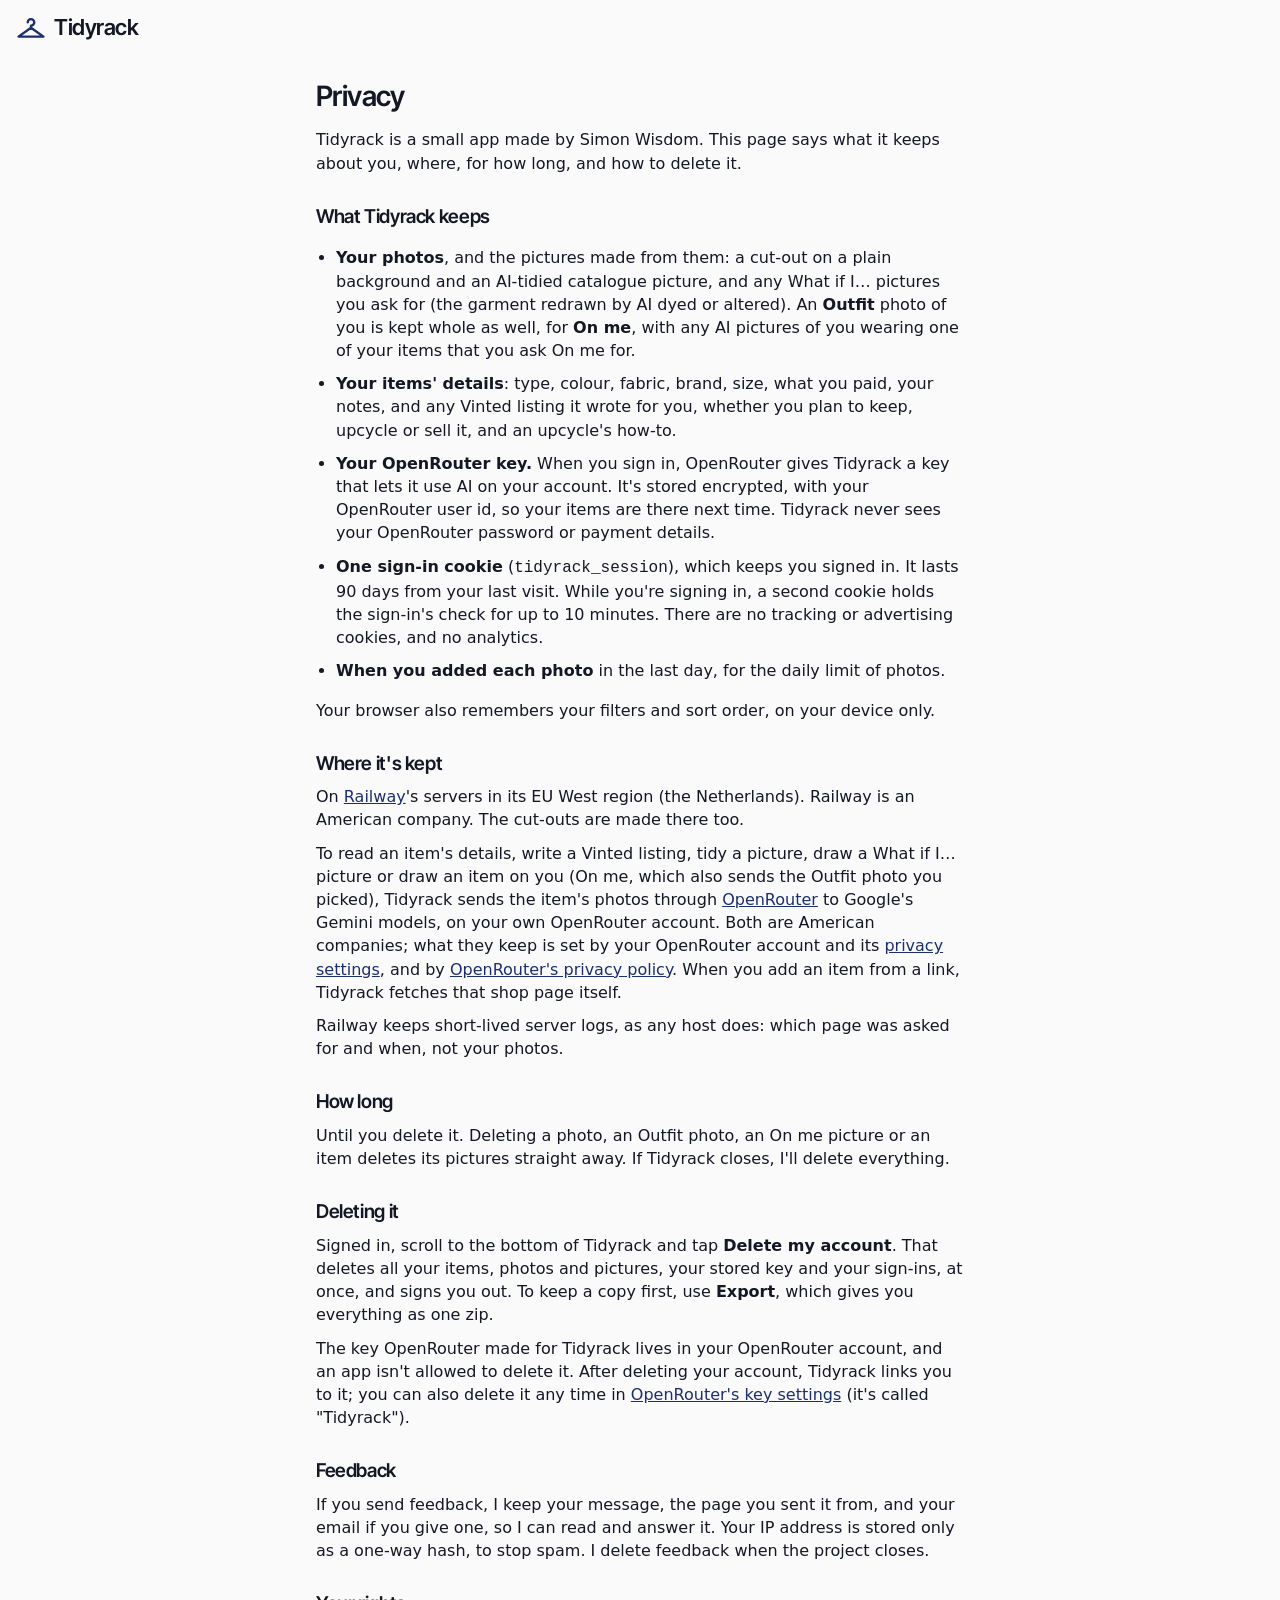
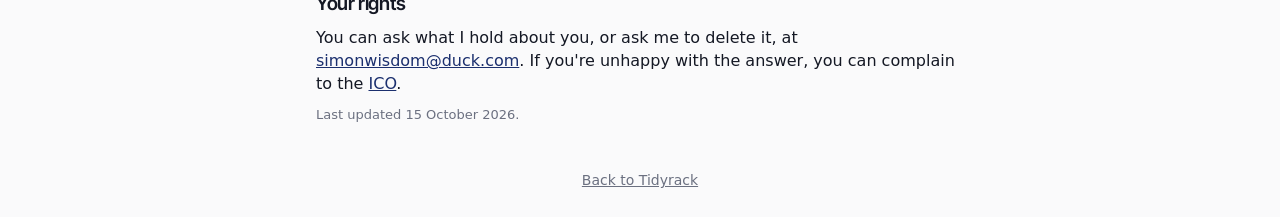
<file: static/privacy.html>
<!doctype html>
<html lang="en">
<head>
  <meta charset="utf-8">
  <meta name="viewport" content="width=device-width, initial-scale=1, viewport-fit=cover">
  <title>Privacy — Tidyrack</title>
  <meta name="description" content="What Tidyrack keeps, where, for how long, and how to delete it.">
  <link rel="icon" href="favicon.svg" type="image/svg+xml">
  <link rel="apple-touch-icon" href="apple-touch-icon.png">
  <meta name="theme-color" content="#fafafb" media="(prefers-color-scheme: light)">
  <meta name="theme-color" content="#0f1218" media="(prefers-color-scheme: dark)">
  <link rel="stylesheet" href="style.css">
</head>
<body>
  <header class="bar">
    <h1><a class="home wordmark" href="/">Tidyrack</a></h1>
  </header>

  <main class="page">
    <h1>Privacy</h1>
    <p>Tidyrack is a small app made by Simon Wisdom. This page says what it keeps about you, where, for how long,
      and how to delete it.</p>

    <h2>What Tidyrack keeps</h2>
    <ul>
      <li><strong>Your photos</strong>, and the pictures made from them: a cut-out on a plain background and an
        AI-tidied catalogue picture, and any What if I… pictures you ask for (the garment redrawn by AI dyed or
        altered). An <strong>Outfit</strong> photo of you is kept whole as well, for
        <strong>On me</strong>, with any AI pictures of you wearing one of your items that you ask On me for.</li>
      <li><strong>Your items' details</strong>: type, colour, fabric, brand, size, what you paid, your notes, and any
        Vinted listing it wrote for you, whether you plan to keep, upcycle or sell it, and an upcycle's how-to.</li>
      <li><strong>Your OpenRouter key.</strong> When you sign in, OpenRouter gives Tidyrack a key that lets it use
        AI on your account. It's stored encrypted, with your OpenRouter user id, so your items are there next time.
        Tidyrack never sees your OpenRouter password or payment details.</li>
      <li><strong>One sign-in cookie</strong> (<code>tidyrack_session</code>), which keeps you signed in. It lasts
        90 days from your last visit. While you're signing in, a second cookie holds the sign-in's check for up to
        10 minutes. There are no tracking or advertising cookies, and no analytics.</li>
      <li><strong>When you added each photo</strong> in the last day, for the daily limit of photos.</li>
    </ul>
    <p>Your browser also remembers your filters and sort order, on your device only.</p>

    <h2>Where it's kept</h2>
    <p>On <a href="https://railway.com">Railway</a>'s servers in its EU West region (the Netherlands). Railway is
      an American company. The cut-outs are made there too.</p>
    <p>To read an item's details, write a Vinted listing, tidy a picture, draw a What if I… picture or draw an item
      on you (On me, which also sends the Outfit photo you picked), Tidyrack sends the item's photos
      through <a href="https://openrouter.ai">OpenRouter</a> to Google's Gemini models, on your own OpenRouter
      account. Both are American companies; what they keep is set by your OpenRouter account and its
      <a href="https://openrouter.ai/settings/privacy">privacy settings</a>, and by
      <a href="https://openrouter.ai/privacy">OpenRouter's privacy policy</a>. When you add an item from a link,
      Tidyrack fetches that shop page itself.</p>
    <p>Railway keeps short-lived server logs, as any host does: which page was asked for and when, not your photos.</p>

    <h2>How long</h2>
    <p>Until you delete it. Deleting a photo, an Outfit photo, an On me picture or an item deletes its pictures
      straight away. If Tidyrack closes,
      I'll delete everything.</p>

    <h2 id="delete">Deleting it</h2>
    <p>Signed in, scroll to the bottom of Tidyrack and tap <strong>Delete my account</strong>. That deletes all your
      items, photos and pictures, your stored key and your sign-ins, at once, and signs you out. To keep a copy
      first, use <strong>Export</strong>, which gives you everything as one zip.</p>
    <p>The key OpenRouter made for Tidyrack lives in your OpenRouter account, and an app isn't allowed to delete
      it. After deleting your account, Tidyrack links you to it; you can also delete it any time in
      <a href="https://openrouter.ai/settings/keys">OpenRouter's key settings</a> (it's called "Tidyrack").</p>

    <h2>Feedback</h2>
    <p>If you send feedback, I keep your message, the page you sent it from, and your email if you give one, so I
      can read and answer it. Your IP address is stored only as a one-way hash, to stop spam. I delete feedback
      when the project closes.</p>

    <h2>Your rights</h2>
    <p>You can ask what I hold about you, or ask me to delete it, at
      <a href="mailto:simonwisdom@duck.com">simonwisdom@duck.com</a>. If you're unhappy with the answer, you can
      complain to the <a href="https://ico.org.uk/make-a-complaint/">ICO</a>.</p>

    <p class="hint">Last updated 15 October 2026.</p>
  </main>

  <footer class="foot">
    <a href="/">Back to Tidyrack</a>
  </footer>
</body>
</html>
</file>
<file: static/style.css>
@font-face {
  font-family: "Inter Tight";
  src: url("fonts/inter-tight-600.woff2") format("woff2");
  font-weight: 600;
  font-display: swap;
}

:root {
  --bg: #fafafb;
  --surface: #ffffff;
  --tile: #f1f2f5;
  --text: #141824;
  --muted: #6b7080;
  --line: #e2e4ea;
  --accent: #1b2f6e;
  --accent-text: #ffffff;
  --guess: #fff3d6;
  --guess-line: #e3b649;
  --danger: #b23b2e;
  --radius: 10px;
  --display: "Inter Tight", -apple-system, BlinkMacSystemFont, "Segoe UI", system-ui, sans-serif;
  color-scheme: light dark;
}

@media (prefers-color-scheme: dark) {
  :root {
    --bg: #0f1218;
    --surface: #171b23;
    --tile: #d9dce3;
    --text: #eceef3;
    --muted: #9aa0ad;
    --line: #2a303b;
    --accent: #a3b6f0;
    --accent-text: #0d1633;
    --guess: #3a3020;
    --guess-line: #c79a37;
    --danger: #e0786b;
  }
}

* { box-sizing: border-box; }
[hidden] { display: none !important; }

body {
  margin: 0;
  background: var(--bg);
  color: var(--text);
  font: 16px/1.45 -apple-system, BlinkMacSystemFont, "Segoe UI", system-ui, sans-serif;
}

button, input, textarea { font: inherit; color: inherit; }
label.primary { font: inherit; }

.bar {
  position: sticky;
  top: 0;
  z-index: 5;
  display: flex;
  align-items: center;
  justify-content: space-between;
  gap: 12px;
  padding: max(12px, env(safe-area-inset-top)) 16px 12px;
  background: color-mix(in srgb, var(--bg) 88%, transparent);
  backdrop-filter: blur(10px);
}

h1, h2 { font-family: var(--display); font-weight: 600; letter-spacing: -0.02em; }
h1 { margin: 0; font-size: 22px; }
h2 { margin: 0 0 6px; font-size: 19px; }
.wordmark { display: inline-flex; align-items: center; gap: 8px; color: var(--text); text-decoration: none; }
.wordmark::before {
  content: ""; width: 30px; height: 22px; flex: none;
  background: var(--accent);
  -webkit-mask: url("logo.svg") center / contain no-repeat;
  mask: url("logo.svg") center / contain no-repeat;
}

.bar-actions { display: flex; gap: 8px; }

/* The top bar's Add and ⋯ menus */
.pop { position: relative; }
.pop-toggle .caret { margin-left: 6px; font-size: 12px; }
.bar .dots { width: 40px; padding: 0; font-size: 20px; line-height: 1; }
.pop-menu {
  position: absolute;
  top: calc(100% + 6px);
  right: 0;
  z-index: 10;
  display: grid;
  min-width: 220px;
  padding: 6px;
  border: 1px solid var(--line);
  border-radius: 12px;
  background: var(--surface);
  box-shadow: 0 8px 24px rgb(0 0 0 / 0.18);
}
.pop-menu[hidden], .pop-row[hidden] { display: none; }
.pop-row {
  display: block;
  padding: 9px 10px;
  border: 0;
  border-radius: 8px;
  background: none;
  color: inherit;
  font: inherit;
  text-align: left;
  text-decoration: none;
  white-space: nowrap;
  cursor: pointer;
}
.pop-row:hover, .pop-row:focus-visible { background: var(--tile); }
.pop-row small { display: block; margin-top: 2px; color: var(--muted); font-size: 12px; }
/* The smallest phones: tighter spacing keeps the bar on one row. */
@media (max-width: 359px) {
  .bar { gap: 8px; padding-left: 12px; padding-right: 12px; }
  .bar h1 { font-size: 19px; }
  .wordmark::before { width: 24px; }
  .bar-actions { gap: 6px; }
  .bar-actions .primary, .bar-actions .ghost:not(.dots) { padding: 0 10px; }
}

.primary, .ghost {
  display: inline-flex;
  align-items: center;
  justify-content: center;
  min-height: 40px;
  padding: 0 16px;
  border-radius: 999px;
  border: 1px solid transparent;
  cursor: pointer;
  white-space: nowrap;
}
.primary { background: var(--accent); color: var(--accent-text); font-weight: 600; }
.ghost { background: transparent; border-color: var(--line); }
.ghost:hover { background: var(--tile); }
.small { min-height: 30px; padding: 0 12px; font-size: 13px; }
.danger { color: var(--danger); }

.filters { padding: 4px 16px 8px; display: grid; gap: 10px; }

input[type="search"], .field input, .field textarea {
  width: 100%;
  padding: 10px 12px;
  border: 1px solid var(--line);
  border-radius: 10px;
  background: var(--surface);
}
input:focus, textarea:focus { outline: 2px solid var(--accent); outline-offset: -1px; }

.chips { display: flex; gap: 6px; overflow-x: auto; padding-bottom: 2px; scrollbar-width: none; }
.chip {
  flex: none;
  padding: 5px 12px;
  border-radius: 999px;
  border: 1px solid var(--line);
  background: var(--surface);
  cursor: pointer;
  font-size: 14px;
}
.chip.on { background: var(--text); color: var(--bg); border-color: var(--text); }
.type-picks .chip { color: var(--text); }
.type-picks .chip.on { color: var(--bg); }
.tidy-note { display: flex; gap: 8px; width: 100%; }
.tidy-note[hidden] { display: none; }
.tidy-note input { flex: 1; min-width: 0; padding: 8px 12px; border: 1px solid var(--line); border-radius: var(--radius); background: var(--surface); color: var(--text); }
.dims { display: contents; }
.dd {
  flex: none;
  display: inline-flex;
  align-items: center;
  gap: 4px;
  min-height: 34px;
  padding: 0 12px;
  border-radius: 999px;
  border: 1px solid var(--line);
  background: var(--surface);
  cursor: pointer;
  font-size: 14px;
  white-space: nowrap;
}
.dims .dd::after { content: "▾"; font-size: 11px; color: var(--muted); }
.dd.on { background: var(--text); color: var(--bg); border-color: var(--text); }
.dd.on::after { color: inherit; }
.dd.open { border-color: var(--accent); }
.dd select { border: 0; background: transparent; font: inherit; color: inherit; font-weight: 600; cursor: pointer; }

.menu {
  position: fixed;
  z-index: 10;
  min-width: 200px;
  max-width: calc(100vw - 16px);
  max-height: 60vh;
  overflow-y: auto;
  padding: 6px;
  border: 1px solid var(--line);
  border-radius: 12px;
  background: var(--surface);
  box-shadow: 0 8px 24px rgb(0 0 0 / 0.18);
}
.menu-row {
  display: flex;
  align-items: center;
  gap: 10px;
  min-height: 40px;
  padding: 0 8px;
  border-radius: 8px;
  cursor: pointer;
}
.menu-row:hover { background: var(--tile); }
.menu-row input { width: 18px; height: 18px; margin: 0; accent-color: var(--accent); }
.menu-row .count { margin-left: auto; padding-left: 12px; color: var(--muted); font-size: 13px; }
.menu .small { margin: 6px 4px 2px; }
.menu-none { margin: 8px; color: var(--muted); font-size: 14px; }

main { padding: 0 16px 48px; }
.summary-row { display: flex; align-items: baseline; gap: 12px; margin: 0 0 8px; color: var(--muted); font-size: 14px; }
.link { padding: 4px 0; border: 0; background: none; color: var(--accent); text-decoration: underline; cursor: pointer; }

.grid {
  display: grid;
  grid-template-columns: repeat(auto-fill, minmax(160px, 1fr));
  gap: 12px;
}

.card {
  position: relative;
  display: flex;
  flex-direction: column;
  padding: 0;
  border: 0;
  border-radius: var(--radius);
  background: var(--surface);
  overflow: hidden;
  cursor: pointer;
  text-align: left;
  box-shadow: 0 1px 2px rgb(0 0 0 / 0.06);
  transition: transform 0.12s ease;
}
.card:hover { transform: translateY(-2px); }
.card img {
  width: 100%;
  aspect-ratio: 3 / 4;
  object-fit: contain;
  padding: 14px;
  background: var(--tile);
}
.card img.tidied { padding: 0; object-fit: cover; }
.card.processing img { opacity: 0.55; }
.card-label { display: flex; flex-direction: column; padding: 10px 12px 12px; min-height: 62px; }
.card-label span { color: var(--muted); font-size: 14px; }
.card.failed .card-label { color: var(--danger); }
/* A colour dot; the thin grey ring keeps white and black visible on any background. */
.swatch {
  display: inline-block;
  width: 11px;
  height: 11px;
  margin-right: 4px;
  border-radius: 50%;
  box-shadow: 0 0 0 1px #9996;
  vertical-align: -1px;
}
.colour-line { display: flex; align-items: center; gap: 8px; }
/* The measured colours, each as wide as its share of the garment. */
.colour-shares { display: flex; height: 6px; margin-top: 6px; border-radius: 3px; overflow: hidden; box-shadow: 0 0 0 1px #9996; }
.field input.swatch {
  flex: none;
  width: 32px;
  height: 32px;
  margin: 0;
  padding: 0;
  border: 0;
  border-radius: 50%;
  box-shadow: 0 0 0 1px #9996;
  cursor: pointer;
  -webkit-appearance: none;
  appearance: none;
}
.field input.swatch::-webkit-color-swatch-wrapper { padding: 0; }
.field input.swatch::-webkit-color-swatch { border: 0; border-radius: 50%; }
.field input.swatch::-moz-color-swatch { border: 0; border-radius: 50%; }
.card.processing .card-label { flex-direction: row; align-items: center; gap: 8px; color: var(--muted); font-size: 14px; }

.badge {
  position: absolute;
  top: 8px;
  right: 8px;
  padding: 2px 8px;
  border-radius: 999px;
  background: var(--guess);
  border: 1px solid var(--guess-line);
  font-size: 12px;
}

.spinner {
  width: 14px;
  height: 14px;
  border: 2px solid var(--line);
  border-top-color: var(--accent);
  border-radius: 50%;
  animation: spin 0.8s linear infinite;
}
@keyframes spin { to { transform: rotate(360deg); } }

.empty { text-align: center; color: var(--muted); padding: 64px 16px; }

.notice { display: flex; gap: 12px; align-items: center; margin: 8px 16px; padding: 10px 14px;
  background: var(--guess); border: 1px solid var(--guess-line); border-radius: var(--radius); }
.notice[hidden] { display: none; }
.notice span { flex: 1; }
.notice a { color: inherit; }

/* The public copy, before signing in: only the sign-in screen shows. */
.signed-out .bar-actions, .signed-out .filters, .signed-out main { display: none; }
.sign-in { max-width: 520px; margin: 0 auto; padding: 24px 16px 8px; text-align: center; }
.sign-in .primary { display: inline-flex; min-height: 48px; padding: 0 28px; font-size: 17px; text-decoration: none; }
.sign-in-title { font-size: clamp(26px, 6vw, 34px); line-height: 1.15; letter-spacing: -0.02em; margin: 8px 0 12px; }
.sign-in-lead { font-size: 1.05rem; color: var(--muted); margin: 0 0 24px; }
.sign-in-note { color: var(--muted); font-size: 13px; margin: 20px 0 0; }
.before-after { display: flex; align-items: center; justify-content: center; gap: 10px; margin: 0 0 28px; }
.before-after figure { margin: 0; flex: 1; max-width: 200px; }
.before-after img { display: block; width: 100%; height: auto; aspect-ratio: 3 / 4; object-fit: cover;
  border-radius: var(--radius); background: var(--tile); }
.before-after figcaption { margin-top: 6px; font-size: 13px; color: var(--muted); }
.before-after .arrow { font-size: 22px; color: var(--muted); }
.features { list-style: none; padding: 0; margin: 32px 0 0; display: grid; grid-template-columns: 1fr 1fr;
  gap: 12px; text-align: left; }
.features li { padding: 14px; background: var(--surface); border: 1px solid var(--line); border-radius: var(--radius);
  font-size: 14px; color: var(--muted); }
.features b { display: block; margin-bottom: 2px; color: var(--text); font-size: 15px; }
/* Signed out, the footer is small print. */
.signed-out .foot { padding-top: 16px; }
.signed-out .foot a, .signed-out .foot .link { font-size: 12px; }

/* The public copy's footer, and Delete my account. */
.foot { display: flex; flex-wrap: wrap; justify-content: center; align-items: center; gap: 8px 20px;
  padding: 32px 16px max(24px, env(safe-area-inset-bottom)); font-size: 14px; }
.foot a, .foot .link { padding: 4px 0; color: var(--muted); font-size: 14px; line-height: 1.45; }
.account-step a { color: var(--accent); }
.foot .link.danger { color: var(--danger); }
.signed-out #delete-account-btn { display: none; }
#account { width: min(480px, calc(100vw - 24px)); }
.account-step { display: grid; gap: 12px; }
.account-step p { margin: 0; }
.account-keys { margin: 0; padding-left: 20px; }
.account-keys a { color: var(--accent); font-weight: 600; }
.primary.danger-fill { background: var(--danger); color: #fff; }
.primary:disabled { opacity: 0.6; cursor: default; }

/* The privacy page. */
.home { color: inherit; text-decoration: none; }
.page { max-width: 680px; margin: 0 auto; padding: 8px 16px 0; }
.page h1 { font-size: 28px; margin: 8px 0 12px; }
.page h2 { margin: 28px 0 8px; }
.page p, .page li { margin: 0 0 10px; }
.page ul { padding-left: 20px; }
.page a { color: var(--accent); }

/* The feedback form (launch.js builds it), in Tidyrack's colours. */
.lp-dialog { width: min(440px, calc(100vw - 32px)); padding: 20px; }
.lp-dialog form { display: grid; gap: 8px; }
.lp-dialog h2 { margin: 0 0 4px; }
.lp-dialog label { font-size: 14px; color: var(--muted); }
.lp-dialog textarea, .lp-dialog input { width: 100%; padding: 10px 12px; border: 1px solid var(--line);
  border-radius: 10px; background: var(--bg); color: var(--text); font-size: 16px; }
.lp-dialog .lp-hp { position: absolute; left: -9999px; }
.lp-dialog .lp-row { display: flex; gap: 8px; justify-content: flex-end; margin-top: 8px; }
.lp-btn { display: inline-flex; align-items: center; min-height: 40px; padding: 0 16px; border-radius: 999px;
  border: 1px solid transparent; background: var(--accent); color: var(--accent-text); font-weight: 600; cursor: pointer; }
.lp-btn.lp-quiet { background: transparent; color: var(--text); border-color: var(--line); font-weight: 400; }
.lp-status { min-height: 1.4em; margin: 0; color: var(--muted); font-size: 14px; }
.lp-status.lp-error { color: var(--danger); }

dialog {
  width: min(860px, calc(100vw - 24px));
  max-height: calc(100dvh - 24px);
  padding: 0;
  border: 0;
  border-radius: 18px;
  background: var(--surface);
  color: var(--text);
}
dialog::backdrop { background: rgb(0 0 0 / 0.45); }

#detail-form { position: relative; display: grid; grid-template-columns: 1fr 1fr; }
.detail-image {
  position: relative;
  display: grid;
  place-items: center;
  background: var(--tile);
  min-height: 320px;
  padding: 20px;
}
.detail-image img { max-width: 100%; max-height: 70dvh; object-fit: contain; }
.detail-image img.tidied { border-radius: 10px; }
.detail-image { grid-template-rows: 1fr auto auto; gap: 10px; }
.image-bar { display: flex; flex-wrap: wrap; align-items: center; justify-content: space-between; gap: 8px; width: 100%; }
.views { display: flex; gap: 6px; }
.image-bar .small { background: var(--surface); }
.image-bar .small:disabled { opacity: 0.6; cursor: default; }
.image-note { margin: 0; min-height: 1.2em; font-size: 13px; color: #565b68; text-align: center; }
.image-note:empty { display: none; }
.image-note.failed { color: #b23b2e; }
.detail-body { padding: 20px; display: flex; flex-direction: column; gap: 12px; }

.close {
  position: absolute;
  top: 8px;
  right: 8px;
  width: 36px;
  height: 36px;
  border: 0;
  border-radius: 50%;
  background: var(--surface);
  font-size: 22px;
  line-height: 1;
  cursor: pointer;
}

.status-note { margin: 0 32px 0 0; font-size: 14px; color: var(--muted); }
.status-note:empty { display: none; }
.status-note.failed { color: var(--danger); }

.fields { display: grid; gap: 10px; }
.field { display: grid; gap: 4px; font-size: 14px; color: var(--muted); }
.field.guess input { background: var(--guess); border-color: var(--guess-line); }
.field input, .field textarea { color: var(--text); font-size: 16px; }

.added { margin: 0; color: var(--muted); font-size: 13px; }

.detail-actions { display: flex; flex-wrap: wrap; gap: 8px; margin-top: auto; padding-top: 8px; }
.spacer { flex: 1; }

#phone form { padding: 24px; text-align: center; display: grid; gap: 10px; justify-items: center; }
#phone p { margin: 0; color: var(--muted); }
#qr svg { width: 220px; height: 220px; background: #fff; border-radius: 10px; }
#batch { width: min(360px, calc(100vw - 24px)); }
#batch form { padding: 24px; display: grid; gap: 10px; text-align: center; }
#batch h2 { margin: 0; }
#batch p { margin: 0 0 6px; color: var(--muted); }

/* Upload progress: a popover, so it shows above an open item too. */
.uploads {
  inset: auto 0 max(20px, env(safe-area-inset-bottom)) 0;
  margin: 0 auto;
  width: min(420px, calc(100vw - 32px));
  display: flex;
  align-items: center;
  gap: 10px;
  padding: 10px 12px 10px 16px;
  border: 1px solid var(--line);
  border-radius: var(--radius);
  background: var(--surface);
  color: var(--text);
  box-shadow: 0 6px 24px rgb(0 0 0 / 0.18);
  font-size: 14px;
}
.uploads:not(:popover-open) { display: none; }
.uploads.failed #uploads-text { color: var(--danger); }
.uploads-text { flex: 1; display: grid; gap: 6px; min-width: 0; }
.uploads progress { width: 100%; height: 6px; accent-color: var(--accent); }

.mono { font-family: ui-monospace, Menlo, monospace; font-size: 14px; word-break: break-all; }
#phone { width: min(360px, calc(100vw - 24px)); }
#link { width: min(480px, calc(100vw - 24px)); }

.toast {
  position: fixed;
  left: 50%;
  bottom: max(20px, env(safe-area-inset-bottom));
  transform: translateX(-50%);
  padding: 10px 16px;
  border-radius: 999px;
  background: var(--text);
  color: var(--bg);
  font-size: 14px;
  z-index: 20;
  max-width: calc(100vw - 32px);
}

@media (max-width: 640px) {
  .grid { grid-template-columns: repeat(2, 1fr); gap: 10px; }
  #detail-form { grid-template-columns: 1fr; }
  .detail-image { min-height: 240px; }
  .detail-image img { max-height: 40dvh; }
  /* Checking new items one after another: only All correct and Save, kept in reach. */
  .checking .detail-actions > :not(#confirm-all-btn, [type="submit"]) { display: none; }
  .checking .detail-actions > * { flex: 1; }
  .checking .detail-actions { position: sticky; bottom: 0; margin: 0 -20px -20px; padding: 10px 20px max(10px, env(safe-area-inset-bottom));
    background: var(--surface); border-top: 1px solid var(--line); }
  .bar .primary, .bar .ghost { padding: 0 12px; }
}

#sell { width: min(560px, calc(100vw - 24px)); }
.sell-form { position: relative; padding: 20px; display: grid; gap: 12px; }
.sell-form h2 { margin: 0; }
#sell-body { display: grid; gap: 12px; }
.sell-form > *, #sell-body > * { min-width: 0; }
.sell-photos { display: flex; gap: 10px; overflow-x: auto; }
.sell-photos figure { flex: none; }
.sell-photos figure { margin: 0; width: 110px; }
.sell-photos img { width: 110px; aspect-ratio: 3 / 4; object-fit: cover; border-radius: 10px; background: var(--tile); }
.sell-photos figcaption { font-size: 12px; color: var(--muted); text-align: center; }
.sell-options { display: flex; flex-wrap: wrap; align-items: center; gap: 6px 14px; font-size: 13px; }
.sell-options .check { margin-right: 0; }
.hint { margin: 0; font-size: 13px; color: var(--muted); }
.field span .copy { margin-left: 6px; min-height: 24px; padding: 0 10px; font-size: 12px; }
.facts { display: grid; grid-template-columns: auto 1fr; gap: 6px 14px; margin: 0; font-size: 14px; }
.facts dt { color: var(--muted); }
.facts dd { margin: 0; }
.facts dd.missing { color: var(--danger); }
a.primary { text-decoration: none; }

/* Photos of one item: the strip under the big picture */
.strip { display: flex; gap: 8px; width: 100%; overflow-x: auto; padding-bottom: 2px; }
.thumbs { display: flex; gap: 8px; }
.thumb, .add-tile {
  position: relative;
  flex: none;
  width: 56px;
  height: 72px;
  padding: 0;
  border: 2px solid transparent;
  border-radius: 10px;
  background: var(--surface);
  overflow: hidden;
  cursor: pointer;
}
.thumb img { width: 100%; height: 100%; object-fit: contain; }
.thumb.on { border-color: var(--accent); }
.thumb-tag {
  position: absolute;
  left: 2px;
  right: 2px;
  bottom: 2px;
  padding: 0 2px;
  border-radius: 6px;
  background: rgb(0 0 0 / 0.6);
  color: #fff;
  font-size: 10px;
  text-align: center;
}
.thumb-spin { position: absolute; top: 4px; right: 4px; }
.add-tile {
  display: grid;
  place-items: center;
  border: 1.5px dashed #a3a8b3;
  background: transparent;
  color: #565b68;
  font-size: 12px;
  text-align: center;
}
.photo-actions { display: flex; flex-wrap: wrap; align-items: center; gap: 8px; width: 100%; }
.photo-actions .small { background: var(--surface); }
.check { display: inline-flex; align-items: center; gap: 6px; font-size: 13px; color: #565b68; margin-right: auto; }
.badge.draft { right: auto; left: 8px; background: var(--surface); border-color: var(--line); }

/* Add item's camera on a phone: the whole screen, shutter at the thumb. */
#camera {
  width: 100vw;
  max-width: none;
  height: 100dvh;
  max-height: none;
  margin: 0;
  border-radius: 0;
  background: #000;
  color: #fff;
}
#camera video { position: absolute; inset: 0; width: 100%; height: 100%; object-fit: cover; }
.camera-top {
  position: absolute;
  inset: max(12px, env(safe-area-inset-top)) 16px auto 16px;
  display: flex;
  align-items: center;
  justify-content: space-between;
  gap: 12px;
  font-size: 15px;
  text-shadow: 0 1px 3px rgb(0 0 0 / 0.6);
}
.camera-note {
  position: absolute;
  inset: auto 16px calc(max(20px, env(safe-area-inset-bottom)) + 108px) 16px;
  margin: 0;
  padding: 10px 14px;
  border-radius: var(--radius);
  background: rgb(0 0 0 / 0.7);
  font-size: 14px;
  text-align: center;
}
.camera-note[hidden] { display: none; }
.camera-bar {
  position: absolute;
  inset: auto 0 max(20px, env(safe-area-inset-bottom)) 0;
  display: grid;
  grid-template-columns: 1fr auto 1fr;
  align-items: center;
  justify-items: center;
  padding: 0 16px;
}
.shutter {
  width: 76px;
  height: 76px;
  border: 4px solid #fff;
  border-radius: 50%;
  background: rgb(255 255 255 / 0.85);
  background-clip: content-box;
  box-sizing: border-box;
  padding: 4px;
  cursor: pointer;
}
.shutter:active { background-color: rgb(255 255 255 / 0.55); }
.shutter:disabled { opacity: 0.35; }
.camera-side {
  display: inline-flex;
  flex-direction: column;
  align-items: center;
  gap: 4px;
  min-width: 72px;
  padding: 6px 8px;
  border: 0;
  border-radius: var(--radius);
  background: rgb(0 0 0 / 0.45);
  color: #fff;
  font: inherit;
  font-size: 13px;
  cursor: pointer;
}
.camera-side:disabled { opacity: 0.4; }
.camera-side img { height: 48px; border-radius: 6px; }

/* On me: an item drawn onto one of your Outfit photos */
#onme { width: min(620px, calc(100vw - 24px)); }
.onme-pair { display: grid; grid-template-columns: 1fr 1fr; gap: 10px; }
.onme-pair figure { margin: 0; min-width: 0; }
.onme-pair img, .onme-result { width: 100%; aspect-ratio: 3 / 4; object-fit: cover; border-radius: var(--radius); background: var(--tile); }
.onme-pair figcaption { margin-top: 6px; font-size: 13px; color: var(--muted); text-align: center; }
.onme-result { position: relative; display: flex; align-items: center; justify-content: center; gap: 8px;
  padding: 12px; box-sizing: border-box; font-size: 14px; color: var(--muted); text-align: center; overflow: hidden; }
.onme-result:has(img) { padding: 0; }
.onme-result.failed { color: var(--danger); }
.onme-result img { position: absolute; inset: 0; height: 100%; aspect-ratio: auto; border-radius: 0; }
.onme-delete { position: absolute; right: 8px; bottom: 8px; background: var(--surface); }
.onme-picker { display: flex; gap: 8px; overflow-x: auto; margin-top: 6px; }
.onme-picker .thumb { flex: none; }
.onme-picker .thumb img { object-fit: cover; }

/* What if I…, and Keep / Upcycle / Sell */
.badge.plan { right: auto; left: 8px; background: var(--surface); border-color: var(--accent); color: var(--accent); }
.plan-row { display: flex; flex-wrap: wrap; align-items: center; gap: 6px; }
.plan-choices { display: flex; gap: 6px; margin-right: auto; }
.plan-choices .chip, #what-if-btn { color: var(--text); }
.plan-choices .chip.on { color: var(--bg); }
.what-if-nudge { margin: 0; }
.goal { display: grid; gap: 6px; padding: 12px; border: 1px solid var(--line); border-radius: var(--radius); font-size: 14px; }
.goal-head { display: grid; grid-template-columns: 72px 1fr; gap: 12px; align-items: center; margin-bottom: 4px; }
.goal img { width: 72px; aspect-ratio: 3 / 4; object-fit: cover; border-radius: 8px; background: var(--tile); }
.goal h3 { margin: 0 0 2px; font-family: var(--display); font-size: 16px; font-weight: 600; }
.goal h4 { margin: 4px 0 0; font-size: 14px; font-weight: 400; color: var(--muted); }
.goal ul, .goal ol { margin: 0; padding-left: 20px; display: grid; gap: 2px; }
#what-if { width: min(640px, calc(100vw - 24px)); }
.what-if-head { display: flex; align-items: center; justify-content: space-between; gap: 8px; margin-top: -10px; }
.what-if-grid { display: grid; grid-template-columns: repeat(auto-fill, minmax(160px, 1fr)); gap: 10px; }
.what-if-tile {
  display: flex; flex-direction: column; padding: 0; text-align: left;
  border: 1px solid var(--line); border-radius: var(--radius); background: var(--surface); overflow: hidden;
}
button.what-if-tile { cursor: pointer; }
.what-if-tile.on { border-color: var(--accent); box-shadow: 0 0 0 1px var(--accent); }
.what-if-pic { position: relative; display: grid; place-items: center; background: var(--tile); }
.what-if-pic img { width: 100%; aspect-ratio: 3 / 4; object-fit: cover; }
.what-if-tile.waiting img { opacity: 0.35; }
.what-if-over {
  position: absolute; display: inline-flex; align-items: center; gap: 6px; min-height: 30px; padding: 0 12px;
  border: 1px solid var(--line); border-radius: 999px; background: var(--surface); color: var(--text); font-size: 13px;
}
.what-if-tile .card-label { min-height: 0; font-size: 15px; }
.what-if-tile .card-label span { font-size: 13px; }
.what-if-own { display: flex; gap: 8px; }
.what-if-own input { flex: 1; min-width: 0; padding: 10px 12px; border: 1px solid var(--line); border-radius: var(--radius); background: var(--surface); }
.what-if-actions { display: flex; gap: 8px; }
.what-if-actions .ghost { min-width: 84px; }
.what-if-actions .primary { flex: 1; }
.what-if-actions .primary:disabled { opacity: 0.45; }
@media (max-width: 420px) {
  .what-if-grid { grid-template-columns: 1fr 1fr; }
  .what-if-actions .ghost, .what-if-actions .primary { padding: 0 8px; }
}
</file>
